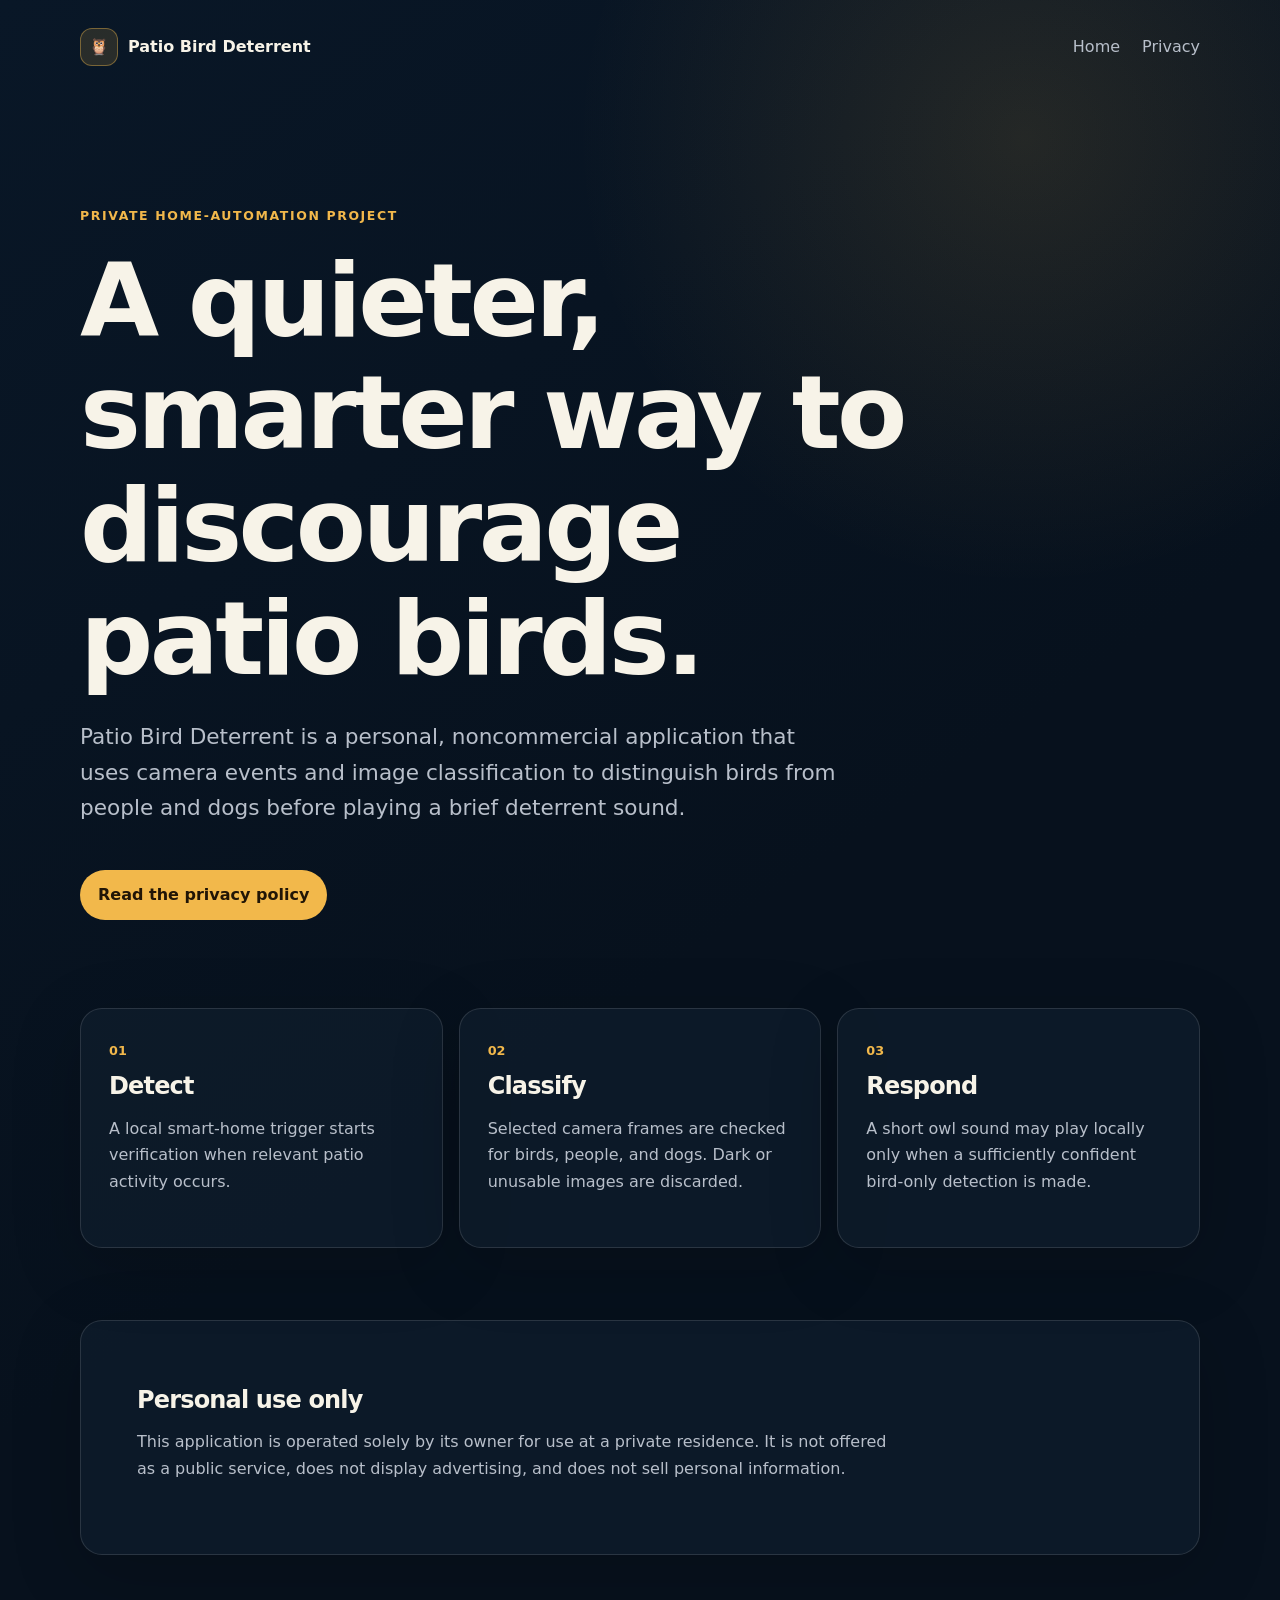
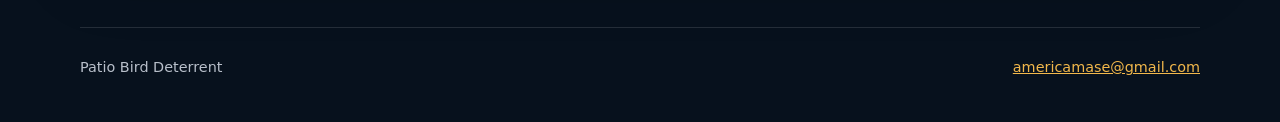
<file: index.html>
<!doctype html>
<html lang="en">
<head>
  <meta charset="utf-8">
  <meta name="viewport" content="width=device-width, initial-scale=1">
  <meta name="description" content="Information about the Patio Bird Deterrent, a private, noncommercial home automation project.">
  <title>Patio Bird Deterrent</title>
  <link rel="stylesheet" href="styles.css">
</head>
<body>
  <header class="site-header">
    <a class="brand" href="./" aria-label="Patio Bird Deterrent home">
      <span class="brand-mark" aria-hidden="true">🦉</span>
      <span>Patio Bird Deterrent</span>
    </a>
    <nav aria-label="Primary navigation">
      <a href="./">Home</a>
      <a href="privacy/">Privacy</a>
    </nav>
  </header>

  <main>
    <section class="hero">
      <div class="eyebrow">Private home-automation project</div>
      <h1>A quieter, smarter way to discourage patio birds.</h1>
      <p class="lead">Patio Bird Deterrent is a personal, noncommercial application that uses camera events and image classification to distinguish birds from people and dogs before playing a brief deterrent sound.</p>
      <a class="button" href="privacy/">Read the privacy policy</a>
    </section>

    <section class="card-grid" aria-label="How it works">
      <article class="card">
        <span class="step">01</span>
        <h2>Detect</h2>
        <p>A local smart-home trigger starts verification when relevant patio activity occurs.</p>
      </article>
      <article class="card">
        <span class="step">02</span>
        <h2>Classify</h2>
        <p>Selected camera frames are checked for birds, people, and dogs. Dark or unusable images are discarded.</p>
      </article>
      <article class="card">
        <span class="step">03</span>
        <h2>Respond</h2>
        <p>A short owl sound may play locally only when a sufficiently confident bird-only detection is made.</p>
      </article>
    </section>

    <section class="plain-section">
      <h2>Personal use only</h2>
      <p>This application is operated solely by its owner for use at a private residence. It is not offered as a public service, does not display advertising, and does not sell personal information.</p>
    </section>
  </main>

  <footer>
    <span>Patio Bird Deterrent</span>
    <a href="mailto:americamase@gmail.com">americamase@gmail.com</a>
  </footer>
</body>
</html>
</file>
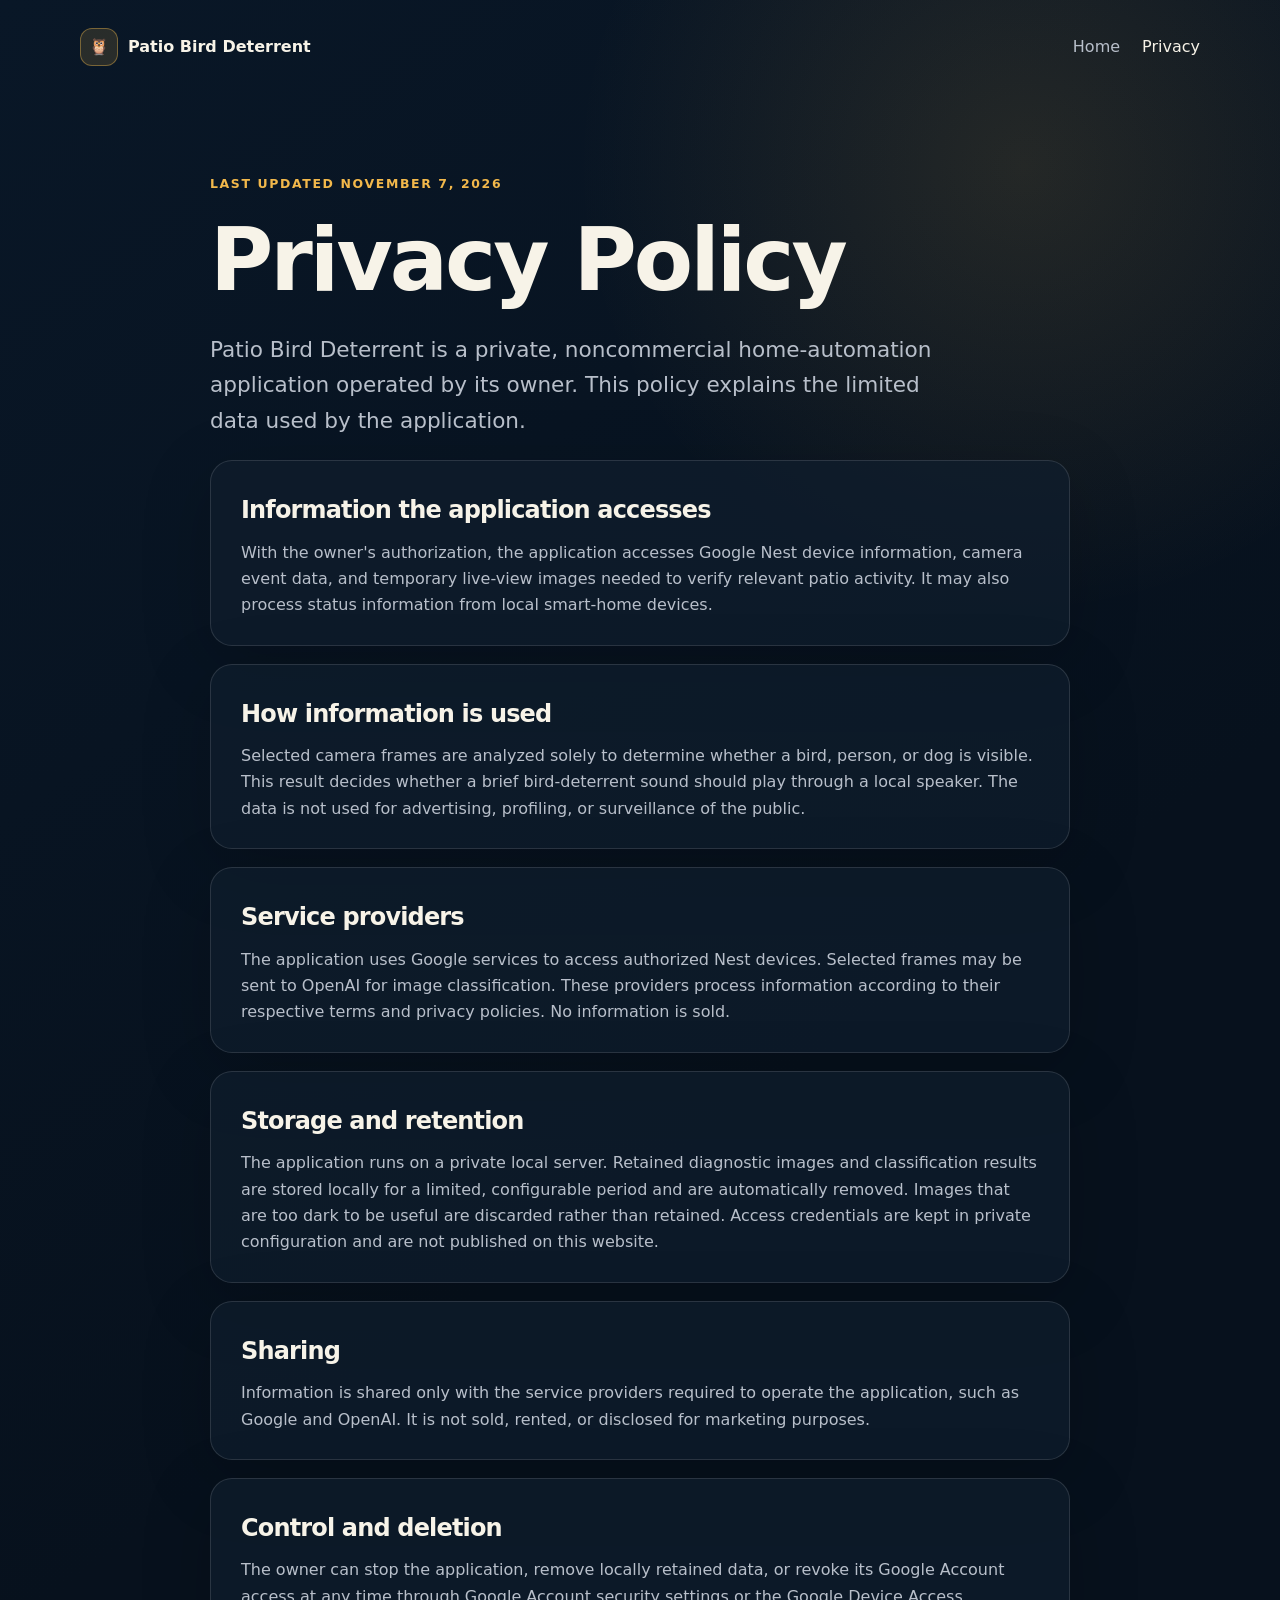
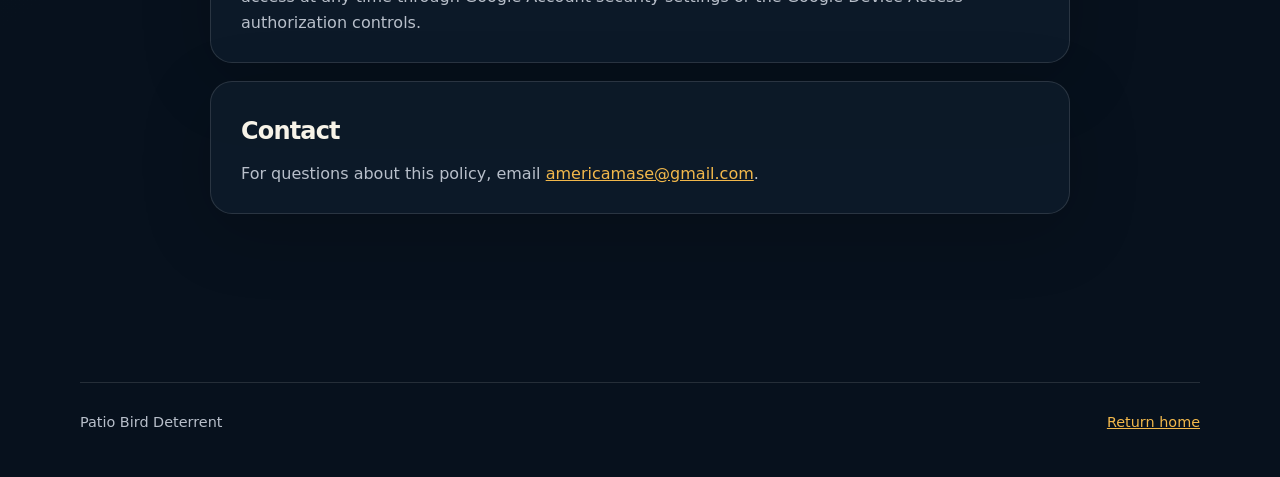
<file: privacy/index.html>
<!doctype html>
<html lang="en">
<head>
  <meta charset="utf-8">
  <meta name="viewport" content="width=device-width, initial-scale=1">
  <meta name="description" content="Privacy policy for the Patio Bird Deterrent application.">
  <title>Privacy Policy · Patio Bird Deterrent</title>
  <link rel="stylesheet" href="../styles.css">
</head>
<body>
  <header class="site-header">
    <a class="brand" href="../" aria-label="Patio Bird Deterrent home">
      <span class="brand-mark" aria-hidden="true">🦉</span>
      <span>Patio Bird Deterrent</span>
    </a>
    <nav aria-label="Primary navigation">
      <a href="../">Home</a>
      <a href="./" aria-current="page">Privacy</a>
    </nav>
  </header>

  <main class="policy">
    <div class="eyebrow">Last updated November 7, 2026</div>
    <h1>Privacy Policy</h1>
    <p class="lead">Patio Bird Deterrent is a private, noncommercial home-automation application operated by its owner. This policy explains the limited data used by the application.</p>

    <section>
      <h2>Information the application accesses</h2>
      <p>With the owner's authorization, the application accesses Google Nest device information, camera event data, and temporary live-view images needed to verify relevant patio activity. It may also process status information from local smart-home devices.</p>
    </section>

    <section>
      <h2>How information is used</h2>
      <p>Selected camera frames are analyzed solely to determine whether a bird, person, or dog is visible. This result decides whether a brief bird-deterrent sound should play through a local speaker. The data is not used for advertising, profiling, or surveillance of the public.</p>
    </section>

    <section>
      <h2>Service providers</h2>
      <p>The application uses Google services to access authorized Nest devices. Selected frames may be sent to OpenAI for image classification. These providers process information according to their respective terms and privacy policies. No information is sold.</p>
    </section>

    <section>
      <h2>Storage and retention</h2>
      <p>The application runs on a private local server. Retained diagnostic images and classification results are stored locally for a limited, configurable period and are automatically removed. Images that are too dark to be useful are discarded rather than retained. Access credentials are kept in private configuration and are not published on this website.</p>
    </section>

    <section>
      <h2>Sharing</h2>
      <p>Information is shared only with the service providers required to operate the application, such as Google and OpenAI. It is not sold, rented, or disclosed for marketing purposes.</p>
    </section>

    <section>
      <h2>Control and deletion</h2>
      <p>The owner can stop the application, remove locally retained data, or revoke its Google Account access at any time through Google Account security settings or the Google Device Access authorization controls.</p>
    </section>

    <section>
      <h2>Contact</h2>
      <p>For questions about this policy, email <a href="mailto:americamase@gmail.com">americamase@gmail.com</a>.</p>
    </section>
  </main>

  <footer>
    <span>Patio Bird Deterrent</span>
    <a href="../">Return home</a>
  </footer>
</body>
</html>
</file>
<file: styles.css>
:root {
  color-scheme: dark;
  --ink: #f7f3e8;
  --muted: #b8bfca;
  --night: #07111d;
  --panel: #101e2d;
  --line: rgba(255, 255, 255, 0.12);
  --gold: #f2b84b;
  --gold-soft: rgba(242, 184, 75, 0.14);
}

* { box-sizing: border-box; }

html { scroll-behavior: smooth; }

body {
  margin: 0;
  min-height: 100vh;
  color: var(--ink);
  background:
    radial-gradient(circle at 80% 8%, rgba(242, 184, 75, 0.12), transparent 28rem),
    linear-gradient(145deg, #091727 0%, var(--night) 55%);
  font-family: Inter, ui-sans-serif, system-ui, -apple-system, BlinkMacSystemFont, "Segoe UI", sans-serif;
  line-height: 1.65;
}

a { color: var(--gold); }

.site-header,
footer {
  width: min(1120px, calc(100% - 40px));
  margin: 0 auto;
  display: flex;
  align-items: center;
  justify-content: space-between;
  gap: 24px;
}

.site-header { padding: 28px 0; }

.brand {
  display: inline-flex;
  align-items: center;
  gap: 10px;
  color: var(--ink);
  font-weight: 750;
  text-decoration: none;
}

.brand-mark {
  display: grid;
  width: 38px;
  height: 38px;
  place-items: center;
  border: 1px solid rgba(242, 184, 75, 0.4);
  border-radius: 12px;
  background: var(--gold-soft);
}

nav { display: flex; gap: 22px; }
nav a { color: var(--muted); text-decoration: none; }
nav a:hover, nav a[aria-current="page"] { color: var(--ink); }

main { width: min(1120px, calc(100% - 40px)); margin: 0 auto; }

.hero { max-width: 840px; padding: 112px 0 88px; }

.eyebrow {
  color: var(--gold);
  font-size: 0.78rem;
  font-weight: 800;
  letter-spacing: 0.13em;
  text-transform: uppercase;
}

h1, h2 { line-height: 1.1; letter-spacing: -0.035em; }
h1 { max-width: 900px; margin: 18px 0 24px; font-size: clamp(3rem, 8vw, 6.4rem); }
h2 { margin: 10px 0 12px; font-size: 1.5rem; }
p { color: var(--muted); }
.lead { max-width: 760px; font-size: clamp(1.08rem, 2.2vw, 1.35rem); }

.button {
  display: inline-block;
  margin-top: 22px;
  padding: 12px 18px;
  border-radius: 999px;
  color: #211506;
  background: var(--gold);
  font-weight: 800;
  text-decoration: none;
}

.card-grid {
  display: grid;
  grid-template-columns: repeat(3, 1fr);
  gap: 16px;
}

.card,
.plain-section,
.policy section {
  border: 1px solid var(--line);
  border-radius: 22px;
  background: rgba(16, 30, 45, 0.72);
  box-shadow: 0 18px 70px rgba(0, 0, 0, 0.18);
}

.card { min-height: 240px; padding: 28px; }
.step { color: var(--gold); font-size: 0.8rem; font-weight: 800; }
.plain-section { margin: 72px 0; padding: clamp(28px, 5vw, 56px); }
.plain-section p { max-width: 760px; }

.policy { max-width: 860px; padding: 80px 0; }
.policy h1 { font-size: clamp(3rem, 7vw, 5.4rem); }
.policy section { margin: 18px 0; padding: 26px 30px; }
.policy section p:last-child { margin-bottom: 0; }

footer {
  margin-top: 70px;
  padding: 28px 0 42px;
  border-top: 1px solid var(--line);
  color: var(--muted);
  font-size: 0.9rem;
}

@media (max-width: 760px) {
  .site-header { align-items: flex-start; }
  .brand span:last-child { display: none; }
  .hero { padding: 70px 0 56px; }
  .card-grid { grid-template-columns: 1fr; }
  .card { min-height: auto; }
  footer { align-items: flex-start; flex-direction: column; }
}
</file>
